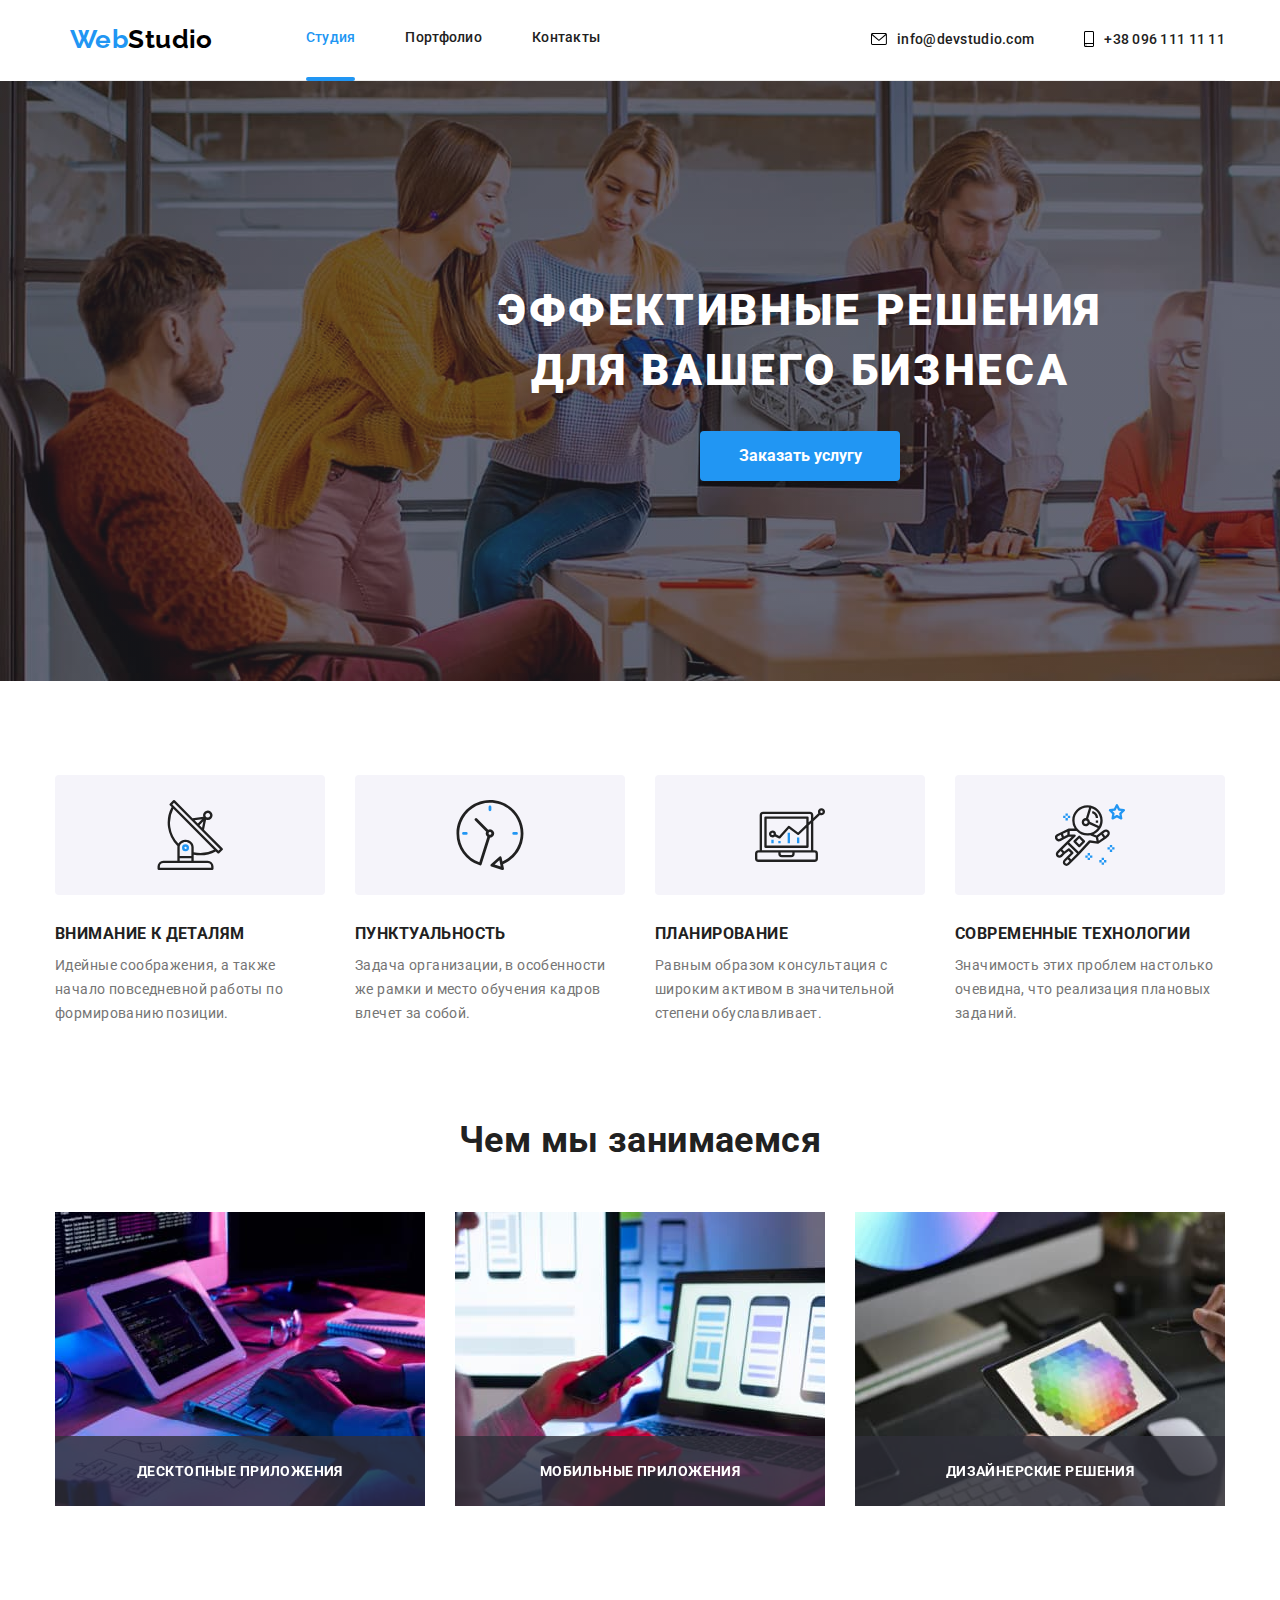
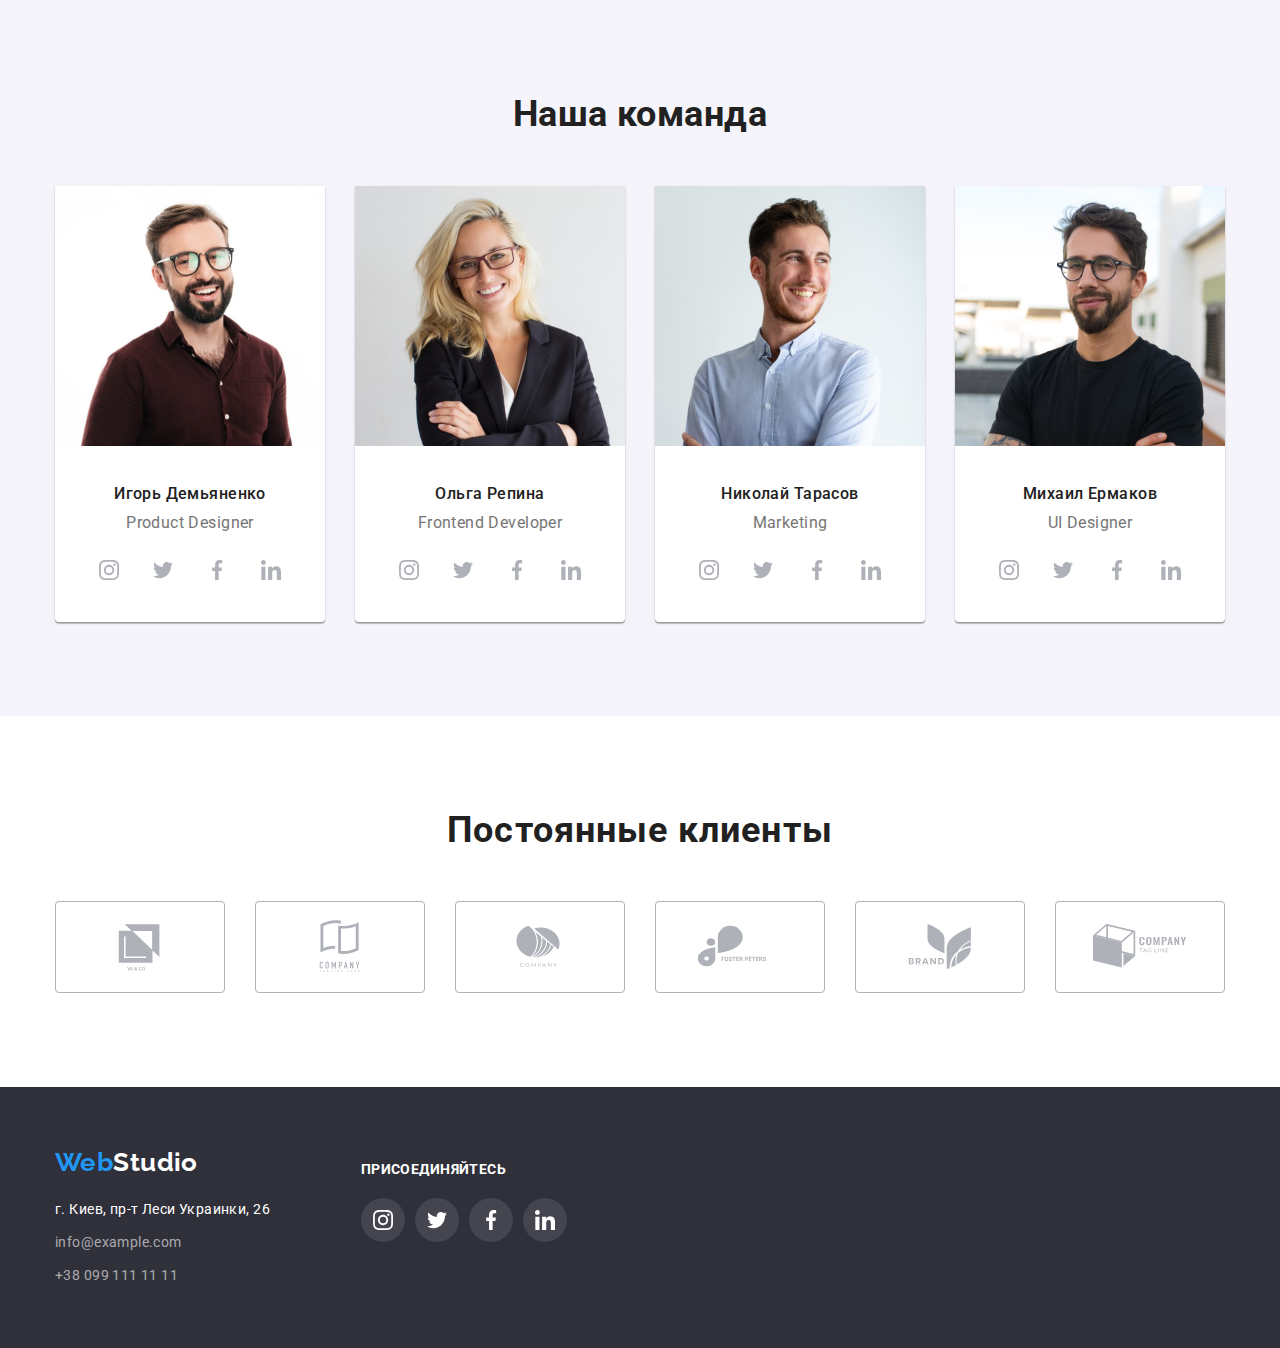
<file: index.html>
<!DOCTYPE html>
<html lang="en">
<head>
    <meta charset="UTF-8">
    <meta http-equiv="X-UA-Compatible" content="IE=edge">
    <meta name="viewport" content="width=device-width, initial-scale=1.0">
    <title>Studio</title>
    <link href="https://fonts.googleapis.com/css2?family=Raleway:wght@700&family=Roboto:wght@500;700;900&display=swap"
        rel="stylesheet">
    <link rel="stylesheet" href="./css/modern-normalize.css">
    <link rel="stylesheet" href="./css/styles.css">
</head>
<body class="page">
    <header>
        <div class="container">
            <div class="header-box">
                <nav class="nav-header">
                    <a class="logo logo-header" href="#"><span class="color-logo">Web</span><span class="color-studio">Studio</span></a>
                    <ul class="list">
                        <li class="nav-list list-item ">
                            <a class="list-link link-page active-page active-page-list" href="./index.html">Студия</a>
                        </li>
                        <li class="nav-list list-item">
                            <a class="list-link link-page" href="./portfolio.html">Портфолио</a>
                        </li>
                        <li class="nav-list list-item">
                            <a class="list-link link-page" href="#">Контакты</a>
                        </li>
                    </ul>
                </nav>
                <ul class="list list-connection">
                    <li class="list-item">
                        <a class="list-link" href="mailto:info@devstudio.com">
                            <svg width="16" height="12" class="icon icon-mail">
                        <use href="./images/icons.svg#icon-envelope"></use>
                    </svg>info@devstudio.com</a>
                    </li>
                    <li class="list-item list-connection"> 
                        <a class="list-link" href="tel:+380961111111">
                            <svg width="10" height="16" class="icon icon-phone">
                        <use href="./images/icons.svg#icon-smartphone"></use>
                        </svg>+38 096 111 11 11</a>
                    </li>
                </ul>
            </div>
        </div>
    </header>
    <main>
        <div class="container hero-container">
            <h1 class="hero-title">Эффективные решения<br>для вашего бизнеса</h1>
            <button class="button" type="button" data-modal-open>Заказать услугу</button>
            <div class="backdrop is-hidden" data-modal>
                <div class="modal">
                <button class="close-modal" data-modal-close>
                    <svg width="11" height="11" class="close-modal-icon">
                        <use href="./images/close-icon.svg#icon-close-black"></use>
                    </svg>
                </button>
                </div> 
            </div>
        </div>
        <section class="instruments section">
            <div class="container">
                <h2 hidden>Заголовок</h2>
                <ul class="list">
                    <li class="list-item instruments-list">
                        <div class="icon-container">
                            <svg width="70" height="70" class="icon-instruments">
                                <use href="./images/icons.svg#icon-antenna"></use>
                            </svg>
                        </div>
                        <h3 class="list-title">Внимание к деталям</h3>
                        <p class="list-text">Идейные соображения, а также начало повседневной работы по формированию
                            позиции.</p>
                    </li>
                    <li class="list-item instruments-list">
                        <div class="icon-container">
                            <svg width="70" height="70" class="icon-instruments">
                                <use href="./images/icons.svg#icon-clock"></use>
                            </svg>
                        </div>
                        <h3 class="list-title">Пунктуальность</h3>
                        <p class="list-text">Задача организации, в особенности же рамки и место обучения кадров влечет за
                            собой.</p>
                    </li>
                    <li class="list-item instruments-list">
                        <div class="icon-container">
                            <svg width="70" height="70" class="icon-instruments">
                                <use href="./images/icons.svg#icon-diagram"></use>
                            </svg>
                        </div>
                        <h3 class="list-title">Планирование</h3>
                        <p class="list-text">Равным образом консультация с широким активом в значительной степени
                            обуславливает.</p>
                    </li>
                    <li class=" list-item instruments-list">
                        <div class="icon-container">
                            <svg width="70" height="70" class="icon-instruments">
                                <use href="./images/icons.svg#icon-astronaut"></use>
                            </svg>
                        </div>
                        <h3 class="list-title">Современные технологии</h3>
                        <p class="list-text">Значимость этих проблем настолько очевидна, что реализация плановых заданий.
                        </p>
                    </li>
                </ul>
            </div>
        </section>
        <section class="work section">
            <div class="container">
                <h2 class="title">Чем мы занимаемся</h2>
                <ul class="list">
                    <li class="list-item">
                        <div class="work-thumb">
                            <img class="list-img" src="./images/img1.jpg" alt="пишем код" width="370">
                            <h3 class="title-thumb">Десктопные приложения</h3>
                        </div>
                    </li>
                    <li class="list-item">
                        <div class="work-thumb">
                        <img class="list-img" src="./images/img2.jpg" alt="разрабатываем мобильные приложения" width="370">
                        <h3 class="title-thumb">Мобильные приложения</h3>
                        </div>
                    </li>
                    <li class="list-item">
                        <div class="work-thumb">
                        <img class="list-img" src="./images/img3.jpg" alt="делаем оформление сайтов и мобильных приложений" width="370">
                        <h3 class="title-thumb">Дизайнерские решения</h3>
                        </div>
                    </li>
                </ul>
            </div>
        </section>
        <section class="team section">
            <div class="container">
                <h2 class="title">Наша команда</h2>
                <ul class="list">
                    <li class="list-item">
                        <img src="./images/igor.jpg" alt="Игорь Демьяненко" width="270">
                        <h3 class="list-name">Игорь Демьяненко</h3>
                        <p class="profession">Product Designer</p>
                        <ul class="team-social list">
                           <li class="team-social-link">
                                <a href="#" class="icon-team" aria-label="Instagram">
                                    <svg width="20" height="20"> 
                                        <use href="images/icons.svg#icon-instagram"></use>
                                    </svg>
                                </a>
                            </li>
                           <li class="team-social-link">
                                <a href="#" class="icon-team" aria-label="Twitter">
                                    <svg width="20" height="20">
                                        <use href="images/icons.svg#icon-twitter"></use>
                                    </svg>
                            </a>
                            </li>
                           <li class="team-social-link">
                                <a href="#" class="icon-team" aria-label="Facebook">
                                    <svg width="20" height="20">
                                        <use href="images/icons.svg#icon-facebook"></use>
                                    </svg>
                                </a>
                            </li>
                           <li class="team-social-link">
                                <a href="#" class="icon-team" aria-label="Linkedin">
                                    <svg width="20" height="20">
                                        <use href="images/icons.svg#icon-linkedin"></use>
                                    </svg>
                                </a>
                            </li>
                       </ul>
                      
                    </li>
                    <li class="list-item">
                        <img src="./images/olga.jpg" alt="Ольга Репина" width="270">
                        <h3 class="list-name">Ольга Репина</h3>
                        <p class="profession">Frontend Developer</p>
                        <ul class="team-social list">
                           <li class="team-social-link">
                                <a href="#" class="icon-team" aria-label="Instagram">
                                    <svg width="20" height="20"> 
                                        <use href="images/icons.svg#icon-instagram"></use>
                                    </svg>
                                </a>
                            </li>
                           <li class="team-social-link">
                                <a href="#" class="icon-team" aria-label="Twitter">
                                    <svg width="20" height="20">
                                        <use href="images/icons.svg#icon-twitter"></use>
                                    </svg>
                                </a>
                            </li>
                           <li class="team-social-link">
                                <a href="#" class="icon-team" aria-label="Facebook">
                                    <svg width="20" height="20">
                                        <use href="images/icons.svg#icon-facebook"></use>
                                    </svg>
                                </a>
                            </li>
                           <li class="team-social-link">
                                <a href="#" class="icon-team" aria-label="Linkedin">
                                    <svg width="20" height="20">
                                        <use href="images/icons.svg#icon-linkedin"></use>
                                    </svg>
                                </a>
                            </li>
                       </ul>
                    </li>
                    <li class="list-item">
                        <img src="./images/nikolay.jpg" alt="Николай Тарасов" width="270">
                        <h3 class="list-name">Николай Тарасов</h3>
                        <p class="profession">Marketing</p>
                        <ul class="team-social list">
                           <li class="team-social-link">
                                <a href="#" class="icon-team" aria-label="Instagram">
                                    <svg width="20" height="20"> 
                                        <use href="images/icons.svg#icon-instagram"></use>
                                    </svg>
                                </a>
                            </li>
                           <li class="team-social-link">
                                <a href="#" class="icon-team" aria-label="Twitter">
                                    <svg width="20" height="20">
                                        <use href="images/icons.svg#icon-twitter"></use>
                                    </svg>
                                </a>
                            </li>
                           <li class="team-social-link">
                                <a href="#" class="icon-team" aria-label="Facebook">
                                    <svg width="20" height="20">
                                        <use href="images/icons.svg#icon-facebook"></use>
                                    </svg>
                                </a>
                            </li>
                           <li class="team-social-link">
                                <a href="#" class="icon-team" aria-label="Linkedin">
                                    <svg width="20" height="20">
                                        <use href="images/icons.svg#icon-linkedin"></use>
                                    </svg>
                                </a>
                            </li>
                       </ul>
                    </li>
                    <li class="list-item">
                        <img src="./images/misha.jpg" alt="Михаил Ермаков" width="270">
                        <h3 class="list-name">Михаил Ермаков</h3>
                        <p class="profession">UI Designer</p>
                        <ul class="team-social list">
                           <li class="team-social-link">
                                <a href="#" class="icon-team" aria-label="Instagram">
                                    <svg width="20" height="20"> 
                                        <use href="images/icons.svg#icon-instagram"></use>
                                    </svg>
                                </a>
                            </li>
                           <li class="team-social-link">
                                <a href="#" class="icon-team" aria-label="Twitter">
                                    <svg width="20" height="20">
                                        <use href="images/icons.svg#icon-twitter"></use>
                                    </svg>
                            </a>
                            </li>
                           <li class="team-social-link">
                                <a href="#" class="icon-team" aria-label="Facebook">
                                    <svg width="20" height="20">
                                        <use href="images/icons.svg#icon-facebook"></use>
                                    </svg>
                                </a>
                            </li>
                           <li class="team-social-link">
                                <a href="#" class="icon-team" aria-label="Linkedin">
                                    <svg width="20" height="20">
                                        <use href="images/icons.svg#icon-linkedin"></use>
                                    </svg>
                                </a>
                            </li>
                       </ul>
                    </li>
                </ul>
            </div>
        </section>
        <section class="section section-customers">
            <div class="container">
                <h2 class="title-customers">Постоянные клиенты</h2>
                <ul class="list">
                    <li class="customers-list-item">
                        <a class="customers-list-link" href="#">
                            <svg width ="106" height="60">
                            <use href="./images/icons.svg#icon-yaco"></use>
                        </svg>
                        </a>
                    </li>
                    <li class="customers-list-item">
                        <a class="customers-list-link" href="#">
                            <svg width ="106" height="60">
                              <use href="./images/icons.svg#icon-companytagline"></use>
                        </svg>
                        </a>
                    </li>
                    <li class="customers-list-item">
                        <a class="customers-list-link" href="#">
                            <svg width ="106" height="60">
                            <use href="./images/icons.svg#icon-company"></use>
                        </svg>
                        </a>
                    </li>
                    <li class="customers-list-item">
                        <a class="customers-list-link" href="#">
                            <svg width ="106" height="60">
                             <use href="./images/icons.svg#icon-fosterpeters"></use>
                        </svg>
                        </a>
                    </li>
                    <li class="customers-list-item">
                        <a class="customers-list-link" href="#">
                            <svg width ="106" height="60">
                                <use href="./images/icons.svg#icon-brand"></use>
                        </svg>
                        </a>
                    </li>
                    <li class="customers-list-item">
                        <a class="customers-list-link" href="#">
                            <svg class="customers-list-icon" width ="106" height="60">
                             <use href="./images/icons.svg#icon-tag-line"></use>
                        </svg>
                        </a>
                    </li>
                </ul>
            </div>
        </section>
    </main>
    <!--Подвал-->
    <footer>
        <section class="section-footer">
            <div class="container">
                <div class="container-adress">
                    <a class="logo" href="#"><span class="color-logo">Web</span><span class="color-second">Studio</span></a>
                        <address class="adress-footer">
                            <ul class=list>
                                <li class="list-item list-adress">
                                    <a class="contacts contacts-adress"
                                        href="https://www.google.com.ua/maps/place/%D0%B1%D1%83%D0%BB.+%D0%9B%D0%B5%D1%81%D0%B8+%D0%A3%D0%BA%D1%80%D0%B0%D0%B8%D0%BD%D0%BA%D0%B8,+26,+%D0%9A%D0%B8%D0%B5%D0%B2,+02000/@50.4235356,30.5338797,17z/data=!4m5!3m4!1s0x40d4cf0e033ecbe9:0x57a4dffefec77da0!8m2!3d50.4265807!4d30.5383859?hl=ru"><span class="street">г. Киев, пр-т Леси Украинки, 26</span></a>
                                </li>
                                <li class="list-item list-adress">
                                    <a class="contacts" href="mailto:info@example.com">info@example.com</a>
                                </li>
                                <li class="list-item list-adress">
                                    <a class="contacts" href="tel:380991111111">+38 099 111 11 11</a>
                                </li>
                            </ul>
                        </address>
                </div>
                <div class="container-invitation">
                    <h2 class="title-footer">Присоединяйтесь</h2>
                    <ul class="invitation-social list">
                        <li class="invitation-social-link">
                            <a href="#" class="icon-invitation" aria-label="Instagram">
                                <svg width="20" height="20">
                                    <use href="./images/icons.svg#icon-instagram"></use>
                                </svg>
                            </a>
                        </li>
                        <li class="invitation-social-link">
                            <a href="#" class="icon-invitation" aria-label="Twitter">
                                <svg width="20" height="20">
                                    <use href="./images/icons.svg#icon-twitter"></use>
                                </svg>
                            </a>
                        </li>
                        <li class="invitation-social-link">
                            <a href="#" class="icon-invitation" aria-label="Facebook">
                                <svg width="20" height="20">
                                    <use href="./images/icons.svg#icon-facebook"></use>
                                </svg>
                        </a>
                        </li>
                            <li class="invitation-social-link">
                                <a href="#" class="icon-invitation" aria-label="Linkedin">
                                <svg width="20" height="20">
                                    <use href="./images/icons.svg#icon-linkedin"></use>
                                </svg>
                            </a>
                        </li>
                    </ul>  
                </div>
            </div>
        </section>
    </footer>
    <script src="./js/modal.js"></script>
</body>
</html>
</file>
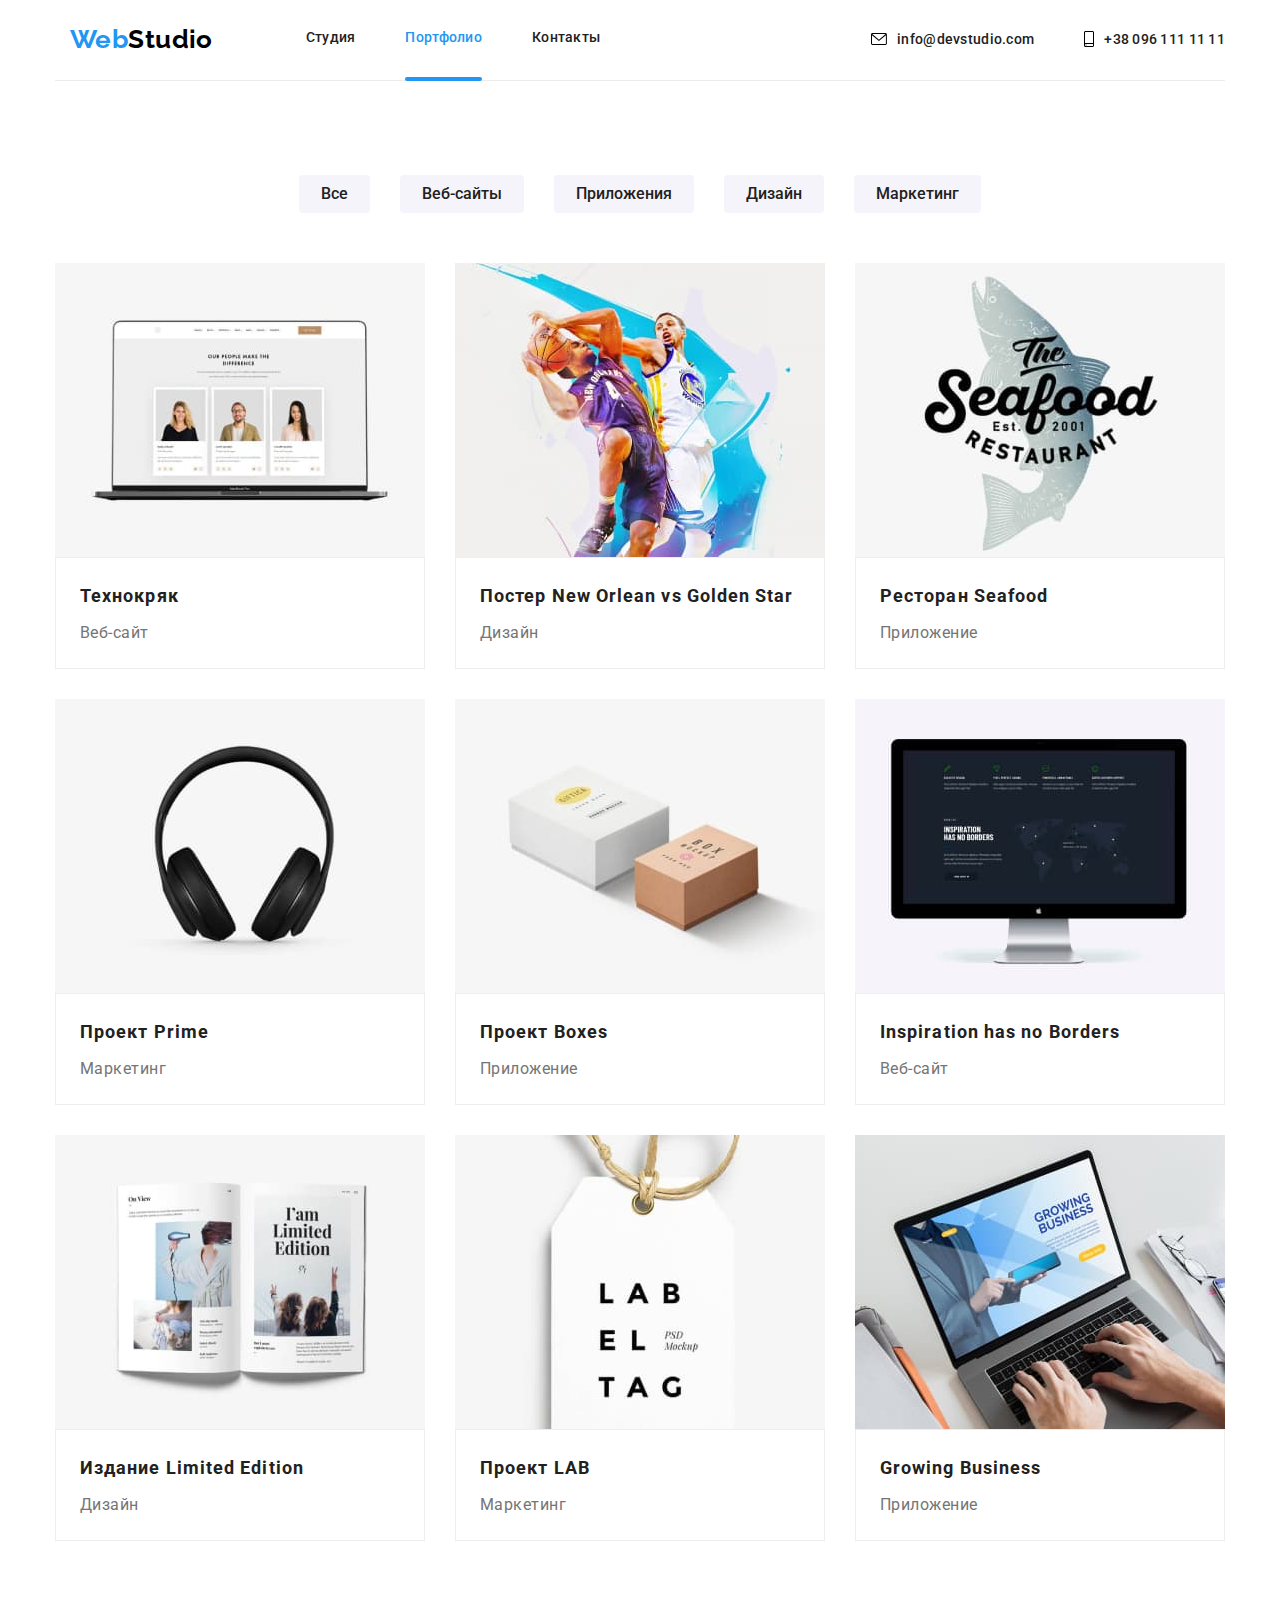
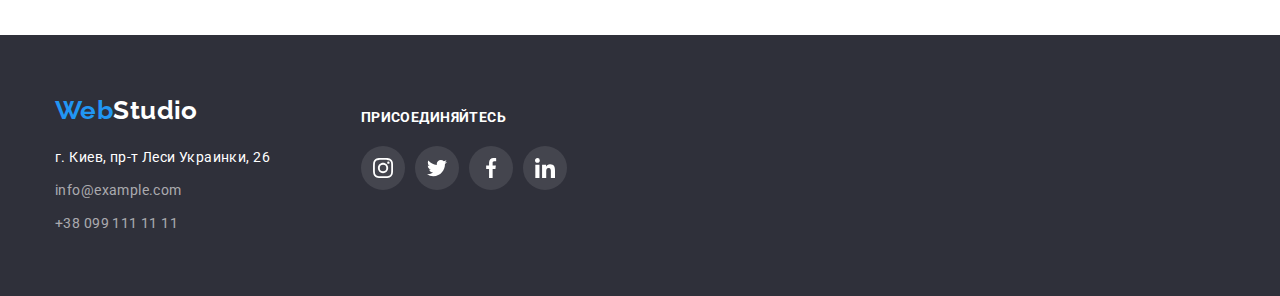
<file: portfolio.html>
<!DOCTYPE html>
<html lang="en">
<head>
    <meta charset="UTF-8">
    <meta http-equiv="X-UA-Compatible" content="IE=edge">
    <meta name="viewport" content="width=device-width, initial-scale=1.0">
    <title>Portfolio</title>
    <link href="https://fonts.googleapis.com/css2?family=Raleway:wght@700&family=Roboto:wght@500;700;900&display=swap"
        rel="stylesheet">
    <link rel="stylesheet" href="./css/modern-normalize.css">
    <link rel="stylesheet" href="./css/styles.css">
</head>
<body class="page">
    <header>
        <div class="container">
            <div class="header-box">
                <nav class="nav-header">
                    <a class="logo logo-header" href="#"><span class="color-logo">Web</span><span class="color-studio">Studio</span></a>
                    <ul class="list">
                        <li class="nav-list list-item">
                            <a class="list-link link-page" href="./index.html">Студия</a>
                        </li>
                        <li class="nav-list list-item">
                            <a class="list-link link-page active-page active-page-list" href="./portfolio.html">Портфолио</a>
                        </li>
                        <li class="nav-list list-item">
                            <a class="list-link link-page" href="#">Контакты</a>
                        </li>
                    </ul>
                </nav>
                <ul class="list list-connection">
                    <li class="list-item">
                        <a class="list-link" href="mailto:info@devstudio.com">
                            <svg width="16" height="12" class="icon icon-mail">
                        <use href="./images/icons.svg#icon-envelope"></use>
                    </svg>info@devstudio.com</a>
                    </li>
                    <li class="list-item list-connection"> 
                        <a class="list-link" href="tel:+380961111111">
                            <svg width="10" height="16" class="icon icon-phone">
                        <use href="./images/icons.svg#icon-smartphone"></use>
                        </svg>+38 096 111 11 11</a>
                    </li>
                </ul>
            </div>
        </div>
    </header>
    <main>
    <!--Our works-->
        <div class="container container-example">
        <!--Заголовок спрячем-->
            <h1 hidden>Наши работы</h1>
            <ul class="list">
                <!--buttons -->
                <li class="list-item">
                    <button type="button" class="button">Все</button>
                </li>
                <li class="list-item">
                    <button type="button" class="button">Веб-сайты</button>
                </li>
                <li class="list-item">
                    <button type="button" class="button">Приложения</button>
                </li>
                <li class="list-item">
                    <button type="button" class="button">Дизайн</button>
                </li>
                <li class="list-item">
                    <button type="button" class="button">Маркетинг</button>
                </li>
            </ul>
        </div>
        <!--exemples our works-->
            <div class="container container-works">
                <ul class="list">
                    <li class="list-examples">
                        <a href="#" class="examples-link">
                            <div class="works-thumb">
                                <img class="list-img" src="./images/website.jpg" alt="Технокряк" width="370">
                                <div class="overlay">
                                    <p class="text-thumb">Технокряк это современная площадка распространения коронавируса. Компании используют эту платформу для цифрового шпионажа и атак на защищённые сервера конкурентов.</p>
                                </div>
                            </div>
                                <div class="border-card">
                                    <h2 class="examples-name">Технокряк</h2>
                                    <p class="examples-category">Веб-сайт</p>
                                </div>
                        </a>
                    </li>
                    <li class="list-examples">
                        <a href="#" class="examples-link">
                            <div class="works-thumb">
                                <img class="list-img" src="./images/neworlean.jpg" alt="Постер New Orlean vs Golden Star" width="370">
                                <div class="overlay">
                                    <p class="text-thumb">Технокряк это современная площадка распространения коронавируса. Компании используют эту платформу для цифрового шпионажа и атак на защищённые сервера конкурентов.</p>
                                </div>
                                </div>   
                                <div class="border-card">
                                    <h2 class="examples-name">Постер New Orlean vs Golden Star</h2>
                                    <p class="examples-category">Дизайн</p>
                                </div>
                        </a>
                    </li>
                    <li class="list-examples">
                        <a href="#" class="examples-link">
                            <div class="works-thumb">
                                <img class="list-img" src="./images/seafood.jpg" alt="Ресторан Seafood" width="370" >
                                <div class="overlay">
                                    <p class="text-thumb">Технокряк это современная площадка распространения коронавируса. Компании используют эту платформу для цифрового шпионажа и атак на защищённые сервера конкурентов.</p>
                                </div>
                                </div>    
                                <div class="border-card">
                                    <h2 class="examples-name">Ресторан Seafood</h2>
                                    <p class="examples-category">Приложение</p>
                                </div>
                        </a>
                    </li>
                    <li class="list-examples">
                        <a href="#" class="examples-link">
                            <div class="works-thumb">
                                <img class="list-img" src="./images/prime.jpg" alt="Проект Prime" width="370">
                                <div class="overlay">
                                    <p class="text-thumb">Технокряк это современная площадка распространения коронавируса. Компании используют эту платформу для цифрового шпионажа и атак на защищённые сервера конкурентов.</p>
                                </div>
                                </div>    
                                <div class="border-card">
                                    <h2 class="examples-name">Проект Prime</h2>
                                    <p class="examples-category">Маркетинг</p>
                                </div> 
                        </a>
                    </li>
                    <li class="list-examples">
                        <a href="#" class="examples-link">
                            <div class="works-thumb">
                                <img class="list-img" src="./images/boxes.jpg" alt="Проект Boxes" width="370">
                                <div class="overlay">
                                    <p class="text-thumb">Технокряк это современная площадка распространения коронавируса. Компании используют эту платформу для цифрового шпионажа и атак на защищённые сервера конкурентов.</p>
                                </div>
                                </div>    
                                <div class="border-card">
                                    <h2 class="examples-name">Проект Boxes</h2>
                                    <p class="examples-category">Приложение</p>
                                </div> 
                        </a>
                    </li>
                    <li class="list-examples">
                        <a href="#" class="examples-link">
                            <div class="works-thumb">
                                <img class="list-img" src="./images/noborders.jpg" alt="Inspiration has no Borders" width="370">
                                <div class="overlay">
                                    <p class="text-thumb">Технокряк это современная площадка распространения коронавируса. Компании используют эту платформу для цифрового шпионажа и атак на защищённые сервера конкурентов.</p>
                                </div>
                                </div>    
                                <div class="border-card">
                                    <h2 class="examples-name">Inspiration has no Borders</h2>
                                    <p class="examples-category">Веб-сайт</p>
                                </div>
                        </a>
                    </li>
                    <li class="list-examples">
                        <a href="#" class="examples-link">
                            <div class="works-thumb">
                                <img class="list-img" src="./images/limitededition.jpg" alt="Издание Limited Edition" width="370">
                                <div class="overlay">
                                    <p class="text-thumb">Технокряк это современная площадка распространения коронавируса. Компании используют эту платформу для цифрового шпионажа и атак на защищённые сервера конкурентов.</p>
                                </div>
                                </div>    
                                <div class="border-card">
                                    <h2 class="examples-name">Издание Limited Edition</h2>
                                    <p class="examples-category">Дизайн</p>
                                </div>
                        </a>
                    </li>
                    <li class="list-examples">
                        <a href="#" class="examples-link">
                            <div class="works-thumb">
                                <img class="list-img" src="./images/lab.jpg" alt="Проект LAB" width="370">
                                <div class="overlay">
                                    <p class="text-thumb">Технокряк это современная площадка распространения коронавируса. Компании используют эту платформу для цифрового шпионажа и атак на защищённые сервера конкурентов.</p>
                                    </div>
                                </div>    
                                <div class="border-card">
                                    <h2 class="examples-name">Проект LAB</h2>
                                    <p class="examples-category">Маркетинг</p>
                                </div>
                        </a>
                    </li>
                    <li class="list-examples">
                        <a href="#" class="examples-link">
                            <div class="works-thumb">
                                <img class="list-img" src="./images/grovingbusiness.jpg" alt="Growing Business" width="370">
                                <div class="overlay">
                                    <p class="text-thumb">Технокряк это современная площадка распространения коронавируса. Компании используют эту платформу для цифрового шпионажа и атак на защищённые сервера конкурентов.</p>
                                </div>
                                </div>    
                                <div class="border-card">
                                    <h2 class="examples-name">Growing Business</h2>
                                    <p class="examples-category">Приложение</p>
                                </div>
                        </a>
                    </li>
                </ul>
            </div>
    </main>
   <footer>
        <section class="section-footer">
            <div class="container">
                <div class="container-adress">
                    <a class="logo" href="#"><span class="color-logo">Web</span><span class="color-second">Studio</span></a>
                        <address class="adress-footer">
                            <ul class=list>
                                <li class="list-item list-adress">
                                    <a class="contacts contacts-adress"
                                        href="https://www.google.com.ua/maps/place/%D0%B1%D1%83%D0%BB.+%D0%9B%D0%B5%D1%81%D0%B8+%D0%A3%D0%BA%D1%80%D0%B0%D0%B8%D0%BD%D0%BA%D0%B8,+26,+%D0%9A%D0%B8%D0%B5%D0%B2,+02000/@50.4235356,30.5338797,17z/data=!4m5!3m4!1s0x40d4cf0e033ecbe9:0x57a4dffefec77da0!8m2!3d50.4265807!4d30.5383859?hl=ru"><span class="street">г. Киев, пр-т Леси Украинки, 26</span></a>
                                </li>
                                <li class="list-item list-adress">
                                    <a class="contacts" href="mailto:info@example.com">info@example.com</a>
                                </li>
                                <li class="list-item list-adress">
                                    <a class="contacts" href="tel:380991111111">+38 099 111 11 11</a>
                                </li>
                            </ul>
                        </address>
                </div>
                <div class="container-invitation">
                    <h2 class="title-footer">Присоединяйтесь</h2>
                    <ul class="invitation-social list">
                        <li class="invitation-social-link">
                            <a href="#" class="icon-invitation" aria-label="Instagram">
                                <svg width="20" height="20">
                                    <use href="./images/icons.svg#icon-instagram"></use>
                                </svg>
                            </a>
                        </li>
                        <li class="invitation-social-link">
                            <a href="#" class="icon-invitation" aria-label="Twitter">
                                <svg width="20" height="20">
                                    <use href="./images/icons.svg#icon-twitter"></use>
                                </svg>
                            </a>
                        </li>
                        <li class="invitation-social-link">
                            <a href="#" class="icon-invitation" aria-label="Facebook">
                                <svg width="20" height="20">
                                    <use href="./images/icons.svg#icon-facebook"></use>
                                </svg>
                        </a>
                        </li>
                            <li class="invitation-social-link">
                                <a href="#" class="icon-invitation" aria-label="Linkedin">
                                <svg width="20" height="20">
                                    <use href="./images/icons.svg#icon-linkedin"></use>
                                </svg>
                            </a>
                        </li>
                    </ul>  
                </div>
            </div>
        </section>
    </footer>
    <script src="./js/modal.js"></script>
</body>
</html>
</file>
<file: css/styles.css>
/* основной цвет текста #212121 */
/* второстепенный цвет текста #757575 */
/* цвет акцент, цвет Web логотипа  #2196F3 */
/* цвет заголовка ГЕРОЯ, цвет адресса в футере и Studio в лого #000000 */

:root {
  --primery-text-color: #212121;
  --secondary-text-color: #757575;
  --accent-color: #2196f3;
  --primery-bg-color: #ffffff;
  --secondary-bg-color: #2f303a;
  --third-bg-color: #e5e5e5;
  --color-address-studio: #000000;
  --color-button: #ffffff;
  --color-hero: #ffffff;
  --buttom-bg-color-potfolio: #f5f4fa;
  --bg-card-portfolio: #ffffff;
  --color-icon: #AFB1B8;
  --cubic: cubic-bezier(0.4, 0, 0.2, 1);
  --time-transition: 250ms
}
.page {
  color: var(--primery-text-color);
  background-color: var(--primery-bg-color);
  font-family: roboto, sans-serif;
  letter-spacing: 0.03em;
  font-size: 14px;
  line-height: 1.714;
}
.container {
  width: 1200px;
  padding-right: 15px;
  padding-left: 15px;
  margin: 0 auto;
}
/* header */
.header-box {
  display: flex;
  align-items: center;
  padding-top: 24px;
  padding-bottom: 25px;
  border-bottom: 1px solid #ECECEC;
}
.nav-header {
  padding-left: 15px;
  margin-top: 0; 
  margin-bottom: 0;
  display: flex;
  align-items: center;
 }
.nav-header .list-link { 
  margin-top: 32px;
  margin-bottom: 32px;
}
.list li {
  list-style: none;
}
.list {
  padding-left: 0;
  display: flex;
}
.list .nav-list+.nav-list,
.list-connection .list-item+.list-item {
  margin-left: 50px;
}
/*Бегунок под названием страницы */
.active-page-list::after {
  content: "";
  display: block;
  position: relative;
  width: 100%;
  height: 4px;
  top: 28px;
  background: var(--accent-color);
  border-radius: 2px;
}

.header-box .list-connection {
  margin-left: auto;
  align-items: center;
}
.list-connection .list-link {
  display: flex;
  align-items: center;
 }
span.color-logo {
  color: var(--accent-color);
}
span.color-studio {
  color: #000000;
}
/* css-transition */
.list-item .list-link {
  transition: color var(--time-transition) var(--cubic);
}

.list-item .list-link:hover,
.list-item .list-link:focus {
  color: var(--accent-color);
}
.list-item .list-link:hover .icon-mail,
.list-item .list-link:focus .icon-mail {
  fill: var(--accent-color);
}
.list-item .list-link:hover .icon-phone,
.list-item .list-link:focus .icon-phone {
  fill: var(--accent-color);
}
.list .link-page {
  padding: 15px 0 15px 0;
}
.list .list-link,
.logo {
  text-decoration: none;
}
.page .logo {
  margin-right: 93px;
  font-family: Raleway, sans-serif;
  font-weight: 700;
  font-size: 26px;
  line-height: 1.192;
}
.list .list-link {
  color: inherit;
  font-weight: 500;
  line-height: 1.143;
  letter-spacing: 0.02em;
}
.icon-mail {
  margin-right: 10px;
  transition: fill var(--time-transition) var(--cubic);
}
.icon-phone {
    margin-right: 10px;
    transition: fill var(--time-transition) var(--cubic);
}
/* main */
h1,h2,h3,h4,h5,h6,ul {
  margin-top: 0;
  margin-bottom: 0;
}  
.hero-container {
  background-color: #C4C4C4;
  background-image: linear-gradient(rgba(47, 48, 58, 0.4), rgba(47, 48, 58, 0.4)),
  url(../images/bg-hero.jpg);
  background-size: cover;
  width: 1600px;
  height: 600px;
  text-align: center;
  padding-top: 200px;
  padding-bottom: 200px;
}
.hero-container .hero-title {
  margin-bottom: 30px;
  color: var(--color-hero);
  font-weight: 900;
  font-size: 44px;
  line-height: 1.36;
  letter-spacing: 0.06em;
  text-transform: uppercase;
}
.hero-container .button {
  background-color: var(--accent-color);
  color: var(--color-button);
  width: 200px;
  margin-bottom: 0px;
  padding: 10px 32px;
  cursor: pointer;
  font-weight: 700;
  font-size: 16px;
  line-height: 1.875;
  box-shadow: 0px 4px 4px rgba(0, 0, 0, 0.15);
  border-radius: 4px;
  border: none;
}
.hero {
  background-color: var(--secondary-bg-color);
}
/* Modal */
.backdrop {
  position: fixed;
  top: 0;
  left: 0;
  width: 100%;
  height: 100%;
  background-color: rgba(0, 0, 0, 0.2);
  opacity: 1;
  transition: opacity var(--time-transition) var(--cubic);
}
.backdrop.is-hidden {
  opacity: 0;
  pointer-events: none;
}
.backdrop.is-hidden .modal {
  transform: translate(-50%, -50%) scale(0.5);
}
.modal {
  position: absolute;
  top: 50%;
  left: 50%;
  transform: translate(-50%, -50%) scale(1);
  transition: transform var(--time-transition) var(--cubic);
  width: 528px;
  height: 581px;
  background-color: #fff;
  box-shadow: 0px 1px 3px rgba(0, 0, 0, 0.12),
  0px 1px 1px rgba(0, 0, 0, 0.14),
  0px 2px 1px rgba(0, 0, 0, 0.2);
  border-radius: 4px;
}
.close-modal {
  position: absolute;
  top: 8px;
  right: 8px;
  width: 30px;
  height: 30px;
  background: #FFFFFF;
  border: 1px solid rgba(0, 0, 0, 0.1);
  box-sizing: border-box;
  border-radius: 50%;
}
.close-modal-icon {
  position: absolute;
  width: 50%;
  height:50%;
  transform: translate(-50%, -50%);
  fill: #000000;
  cursor: pointer;
}
/* background color pages */
.instruments,
.work,
.example-work {
  background: var(--primery-bg-color);
}
.section {
  padding-top: 94px;
  padding-bottom: 94px;
}
/* container-instruments */
.instruments .list {
   margin-bottom: 0;
   text-align: start;
}
.icon-container {
  display: flex;
  justify-content: center;
  align-items: center;
  width: 270px;
  height: 120px;
  background-color: #F5F4FA;
  border-radius: 4px;
  margin-bottom: 30px;
}
.icon-instruments {
  display: inline-block;
  
}
.list .list-title {
  color: var(--primery-text-color);
  font-weight: 700;
  line-height: 1.143;
  text-transform: uppercase;
}
/* work-section=thumb */
.work-thumb {
  position: relative;
}
.title-thumb {
  position: absolute;
   bottom: 0px;
  left: 0;
  width: 370px;
  height: 70px;
  padding: 27px 0 27px 0;
  background: rgba(47, 48, 58, 0.8);
  font-weight: bold;
  font-size: 14px;
  line-height: 1.142;
  text-align: center;
  letter-spacing: 0.03em;
  text-transform: uppercase;
  color: #ffffff;
}
.work.section {
  padding-top: 0;
}
.work .title,
.team .title {
  margin-bottom: 50px;
}
.work .list-item+.list-item,
.team .list-item+.list-item,
.instruments .instruments-list+.instruments-list {
  margin-left: 30px;
}
.work .list {
  display: flex;
  align-items: center;
}
.list-item .list-title {
  margin-bottom: 10px;
}
.list .list-text {
  color: var(--secondary-text-color);
  font-weight: normal;
  margin-top: 0;
  margin-bottom: 0;
}
.team {
  background: #f5f4fa;
}
.team .list-item {
  background-color:var(--primery-bg-color);
  box-shadow: 0px 1px 3px rgba(0, 0, 0, 0.12),
  0px 1px 1px rgba(0, 0, 0, 0.14),
  0px 2px 1px rgba(0, 0, 0, 0.2);
  border-radius: 0px 0px 4px 4px;
}
.team .title,
.work .title {
  font-weight: 700;
  font-size: 36px;
  line-height: 1.166;
  text-align: center;
}
.list-name {
  margin-top: 30px;
}
.list .list-name {
  font-weight: 500;
  font-size: 16px;
  line-height: 1.187;
  text-align: center;
  margin-bottom: 10px;
}
.list .profession {
  color: var(--secondary-text-color);
  font-weight: normal;
  font-size: 16px;
  line-height: 1.187;
  text-align: center;
  margin-bottom: 16px;
  margin-top: 0 ;
}
/* icons section team */
.team-social {
  display: flex;
  justify-content: center;
  align-items: center;
}
.team-social-link {
  width: 44px;
  height: 44px;
  border-radius: 50%;
  margin-bottom: 30px;
}
.team-social-link:not(:last-child) {
  margin-right: 10px;
}
.icon-team {
  display: flex;
  justify-content: center;
  align-items: center;
  border-radius: 50%;
  margin-bottom: 30px;  
  width: 100%;
  height: 100%;
  color: var(--color-icon);
  transition: background-color var(--time-transition) var(--cubic);
}
.icon-team:hover,
.icon-team:focus {
  background-color: var(--accent-color);
}
.icon-team svg {
  background-position: center;
  fill: currentColor;
  transition: fill var(--time-transition) var(--cubic);
}
.icon-team:hover svg,
.icon-team:focus svg {
  fill: #fff;
}
/* Section customers */
.section-customers .container {
  text-align: center;
}
.title-customers {
  margin-bottom: 50px;
  font-weight: bold;
  font-size: 36px;
  line-height: 1.16;
  text-align: center;
  letter-spacing: 0.03em;
  color: var(--primery-text-color);
}
.customers-list-item {
  display: flex;
  border: 1px solid #AFB1B8;
  border-radius: 4px;
  width: 170px;
  height: 92px;
  transition: border-color var(--time-transition) var(--cubic);
}
.customers-list-item:not(:last-child) {
  margin-right: 30px;
}
.customers-list-link {
  display: flex;
  width: 100%;
  height: 100%;
  align-items: center;
  justify-content: center;
  color: var(--color-icon)
}
.customers-list-link svg {
  fill: currentColor;
  transition: fill var(--time-transition) var(--cubic);
}
.customers-list-item:hover,
.customers-list-item:focus {
  border-color: var(--accent-color);
}
.customers-list-link:hover svg,
.customers-list-link:focus svg {
  fill: var(--accent-color);
}

/* Portfolio */
.container-example .list {
  justify-content: center;
  padding-top: 94px;
  padding-bottom: 50px;
}
.list .active-page {
  color: var(--accent-color);
}
.container-example .list-item+.list-item {
  margin-left: 30px;
}
.list .button {
  color: var(--primery-text-color);
  background-color: var(--buttom-bg-color-potfolio);
  font-weight: 500;
  font-size: 16px;
  line-height: 1.62;
  text-align: center;
  cursor: pointer;
  border: none;
  border-radius: 4px;
  padding: 6px 22px;
  transition: background-color var(--time-transition) var(--cubic),
  color var(--time-transition) var(--cubic),
  box-shadow var(--time-transition) var(--cubic);
}
.list .button:hover,
.list .button:focus {
  background-color: var(--accent-color);
  color: var(--color-button);
  box-shadow: 0px 3px 1px rgba(0, 0, 0, 0.1),
  0px 1px 2px rgba(0, 0, 0, 0.08),
  0px 2px 2px rgba(0, 0, 0, 0.12);
}
.list .examples-link {
  display: block;
  text-decoration: none;
  color: var(--primery-text-color);
  transition: box-shadow var(--time-transition) var(--cubic);
}
.container-works .list {
  flex-wrap: wrap;
  padding-bottom: 94px;
}
.list-examples {
  box-sizing: border-box;
}
.list-examples .examples-link:hover {
  box-shadow: 0px 1px 1px rgba(0, 0, 0, 0.12),
  0px 4px 4px rgba(0, 0, 0, 0.06),
  1px 4px 6px rgba(0, 0, 0, 0.16);
}
.border-card {
  border: 1px solid #EEEEEE;
  padding: 20px 24px;
  box-shadow: 0px 1px 1px rgba(0, 0, 0, 0.12),
  0;
}
/* Info-section-card */
.works-thumb {
  position: relative;
  overflow: hidden;
}
.text-thumb {
  margin: 0 0;
}
.overlay {
  position: absolute;
  top: 0;
  left: 0;
  width: 100%;
  height: 100%;
  padding: 63px 24px 63px 24px;
  font-size: 18px;
  line-height: 1.56;
  letter-spacing: 0.03em;
  color: #FFFFFF;
  opacity: 0;
  background-color:rgba(33, 150, 243, 0.9);
  transform: translateY(100%);
  transition: opacity var(--time-transition) var(--cubic),
  transform var(--time-transition) var(--cubic);
}
.examples-link:hover .overlay,
.examples-link:focus .overlay {
  opacity: 1;
  transform: translateY(0);
}
.examples-link .examples-name {
  font-weight: 700;
  font-size: 18px;
  line-height: 2;
  letter-spacing: 0.06em;
  margin-bottom: 4px;
}
.list-examples:not(:nth-child(3n)) {
  background-color: var(--bg-card-portfolio);
  margin-right: 30px;
}
.list-img {
  display: block;
  max-width: 370px;
}
.list-examples:not(:nth-last-child(-n+3)) {
  margin-bottom: 30px;
}
.examples-link .examples-category {
  color: var(--secondary-text-color);
  font-size: 16px;
  line-height: 1.87;
  letter-spacing: 0.03em;
  margin-bottom: 0;
  margin-top: 0;
}

/* Footer */
span.color-second {
  color: #ffffff;
}
.list .contacts {
  color: rgba(255, 255, 255, 0.6);
  text-decoration: none;
  font-style: normal;
  font-weight: 400;
}
.adress-footer {
  display: block;
}
.section-footer {
  background-color: var(--secondary-bg-color);
  padding-bottom: 60px;
  padding-top: 60px;
}
.section-footer .container {
  display: flex;
}
.container-adress {
  margin-right: 70px;
}
.container-invitation {
  margin-top: 15px;
}
.section-footer .logo {
  color: var(--color-hero);
}
.logo { 
 display: inline-block;
} 
.section-footer .logo {
  margin-bottom: 20px;
}
.adress-footer .list {
  display: block;
  margin-left: 0;
}
.list .contacts {
  color: #ffffff99;
  transition: color 250ms cubic-bezier(0.4, 0, 0.2, 1);
}
.list-adress .contacts-adress {
  color: #ffffff;
}
.list .list-adress.list-item:not(:first-child) {
  margin-left: 0;
  margin-top: 9px;
}
.list .contacts:hover,
.list .contacts:focus {
  color: var(--accent-color);
}
/* Invitation-footer */
.container-invitation .title-footer {
  font-size: 14px;
  letter-spacing: 0.03em;
  font-weight: 700;
  line-height: 1.14;
  text-transform: uppercase;
  color: #FFFFFF;
  margin-bottom: 20px;
}
.invitation-social-link {
  display: flex;
  width: 44px;
  height: 44px;  
}
.icon-invitation {
  display: flex;
  width: 100%;
  height: 100%;
  justify-content: center;
  align-items: center;
  border-radius: 50%;
  background-color: rgba(255, 255, 255, 0.1);
  fill: #ffffff;
  transition: background-color var(--time-transition) var(--cubic);
}
.icon-invitation:hover,
.icon-invitation:focus {
  background-color: var(--accent-color);
}
.invitation-social-link:not(:last-child) {
  margin-right: 10px;
}
</file>
